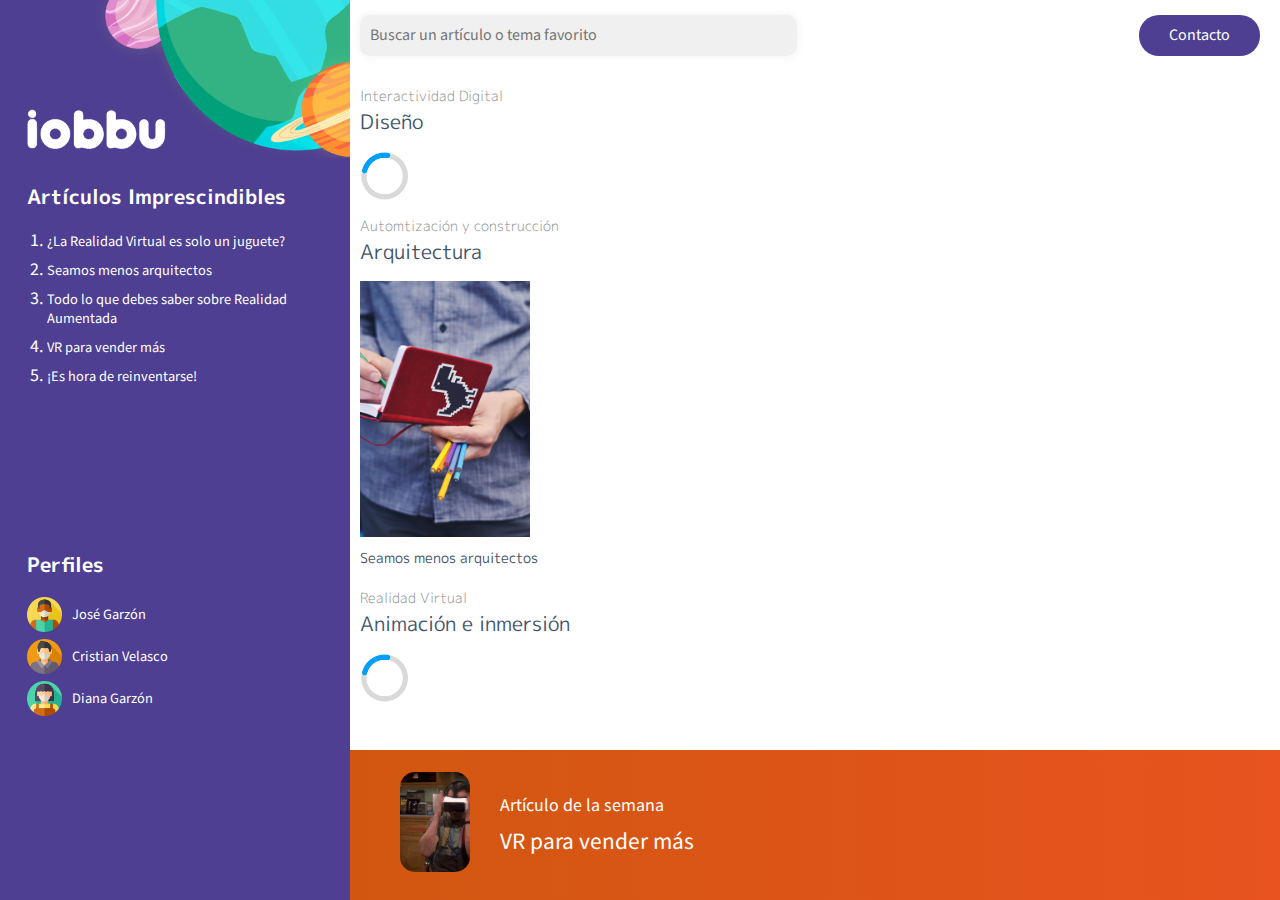
<file: index.html>
<!DOCTYPE html>
<html lang="en">
<head>
  <meta charset="UTF-8">
  <title>Catálogo iobbu</title>
  <meta name="viewport" content="width=device-width, initial-scale=1.0">
  <link href="https://fonts.googleapis.com/css2?family=M+PLUS+1p:wght@500&family=Mada:wght@400&display=swap" rel="stylesheet">
  <link rel="stylesheet" href="src/css/home.css" />
  <link rel="stylesheet" href="src/css/modal.css" />
</head>
<body>
  
  <!-- <input class="boton_datos_user-i" type="button" value="Contacto"  id="boton_user"/> -->
  
  
  

  <a class="boton_datos_user-i" href="#">
    <div>
      <p>Contácto</p>
    </div>
  </a>

  <a class="boton_datos_user-a" href="#">
    <div>
      <h2 class="featuring-title">Artículo de la semana</h2>
      <p class="featuring-album-h">VR para vender más</p>
    </div>
  </a>


  
  <section class="home search-active" id="home">
    <div class="home-sidebar">
      <div class="sidebar">
        <div class="logo">
          <figure class="logo-image">
            <img src="src/images/PlanetaTierra.png" alt="Catálogo de iobbu - articulos de diseño y arquitectura"/>
          </figure>
        </div>
        <div class="sidebarPlaylist">
          <h2 class="sidebarPlaylist-title">Artículos Imprescindibles </h2>
          <ol class="myPlaylist">
            <li class="myPlaylist-item">
              <a href="#">
                <span>
                  ¿La Realidad Virtual es solo un juguete?
                </span>
              </a>
            </li>
            <li class="myPlaylist-item">
              <a href="#">
                <span>
                  Seamos menos arquitectos
                </span>
              </a>
            </li>
            <li class="myPlaylist-item">
              <a href="#">
                <span>
                  Todo lo que debes saber sobre Realidad Aumentada
                </span>
              </a>
            </li>
            <li class="myPlaylist-item">
              <a href="#">
                <span>
                  VR para vender más
                </span>
              </a>
            </li>
            <li class="myPlaylist-item">
              <a href="#">
                <span>
                  ¡Es hora de reinventarse!
                </span>
              </a>
            </li>
            
          </ol>
        </div>
        <div class="sidebarPlaylist">
          <h2 class="sidebarPlaylist-title">Perfiles</h2>
          <ul class="playlistFriends">
            <li class="playlistFriends-item">
              <a href="#">
                <img src="src/images/Jose.png"/>
                <span>
                  José Garzón
                </span>
              </a>
            </li>
            <li class="playlistFriends-item">
              <a href="#">
                <img src="src/images/Cristian.png"/>
                <span>
                  Cristian Velasco
                </span>
              </a>
            </li>
            <li class="playlistFriends-item">
              <a href="#">
                <img src="src/images/Diana Garzon.png"/>
                <span>
                  Diana Garzón
                </span>
              </a>
            </li>
          </ul>
        </div>
        <div class="botton_close">
          <p class="boton_cerrar" id="boton-close">x</p>
        </div>
      </div>
      
    </div>
    <div class="home-primary">
      
        
        <div class="nav">
            <div class="navigator">
              <i class="burger-button" id="burger_b">
                <img src="src/images/menu.png">
              </i>

              <form action="" class="search" id="form">
                <input type="text" name="name" placeholder="Buscar un artículo o tema favorito"/>
              </form>
            </div>
          
          <div class="primary-user">
            
              <p>
                <input class="boton_datos_user" type="button" value="Contacto"  id="boton_user"/>
              </p>
          
          </div>

        </div>

        <div class="primary-list">
          <div class="primaryPlaylist">
            <h3 class="primaryPlaylist-topic">Interactividad Digital</h3>
            <h2 class="primaryPlaylist-title">Diseño</h2>
            <div class="primaryPlaylist-list" id="action">
              <img src="src/images/loader.gif" width="50" height="50" alt="">
            </div>
          </div>
          <div class="primaryPlaylist">
            <h3 class="primaryPlaylist-topic">Automtización y construcción</h3>
            <h2 class="primaryPlaylist-title">Arquitectura</h2>
            <div class="primaryPlaylist-list" id="drama">
              <div class="primaryPlaylistItem">
                <div class="primaryPlaylistItem-image">
                  <img src="src/images/covers/diversión-bitacora-vinotinto-colores.jpg">
                </div>
                <h4 class="primaryPlaylistItem-title">
                  Seamos menos arquitectos
                </h4>
              </div>
            </div>
          </div>
          <div class="primaryPlaylist">
            <h3 class="primaryPlaylist-topic">Realidad Virtual</h3>
            <h2 class="primaryPlaylist-title">Animación e inmersión</h2>
            <div class="primaryPlaylist-list" id="animation">
              <img src="src/images/loader.gif" width="50" height="50" alt="">
            </div>
          </div>
        </div>
     
    </div>
    <div class="home-featuring" id="featuring">
      <div class="featuring">
        <div class="featuring-image">
          <img src="src/images/covers/Sheldon con realidad Virtual susto.gif" width="70" height="100" alt="">
        </div>
        <div class="featuring-content">
          <p class="featuring-title">Artículo de la semana</p>
          <p class="featuring-album">VR para vender más</p>
        </div>
      </div>
    </div>
  
  </div>
  </section>
  <div class="overlay" id="overlay">
  </div>
  <div class="modal" id="modal">
    <h1>VR para vender más</h1>
    <div class="modal-content">
      <img src="src/images/covers/Sheldon con realidad Virtual susto.gif" alt="" width="170" height="256">
      <p>Con el mundo entero conectado en entornos sociales y digitales, se hablaba de que el nuevo marketing 
        estaba monopolizado por grandes compañías tecnológicas, lo cual, acaba con el marketing tradicional y local. 
        Pero hoy, se habla de un público más participativo, que exige nuevas formas de presentar un producto o servicio.
    </div>
    <div class="modal-buttons">
      <button class="modal-btn primary" id="hide-modal">Cerrar</button>
      <a href="#"><button class="modal-btn primary" id="hide-modal">Leer Artículo</button></a>
    </div>
  </div>
  <script src="https://cdnjs.cloudflare.com/ajax/libs/jquery/3.3.1/jquery.min.js"></script>
  <script src="src/js/home.js"></script>
</body>
</html>
</file>
<file: src/css/home.css>
/* Paleta color
azul = #4E3F92
Amarillo = #FCC772
Morado = #A79DB2
Morado Oscuro = #8D8199 */



.burger-button {
  width: 50px;
  height: 50px;
  border-radius: 50%;
  line-height: 50px;
  display: none;
  justify-content: center;
  text-align: center;
  align-items: center;
  color: #2A2C48;
  padding: 0 5px 0 0;
}

.burger-button img {
  width: 30px;
  height: 30px;

}

body {
  font-family: 'Mada', sans-serif;
  font-size: 18px;
  margin: 0;
  color: #2A2C48;
  margin: 0;
}

h1,
h2,
h3,
h4,
h5,
h6 {
    font-family: 'M PLUS 1p', sans-serif;
    font-size: 20px;

}

.nav {
  display: flex;
}

.navigator {
  display: flex;
  width: 60%;
  align-items: center;
}

/*home layout*/
.home {
  display: grid;
  height: 100vh;
  grid-template-columns: 350px 1fr;
  grid-template-rows: 1fr 0;
  grid-template-areas: "sidebar primary"
                       "sidebar featuring";
}
.home.search-active {
  grid-template-rows: 1fr 150px;
}

.home-sidebar {
  grid-area: sidebar;
}
.home-primary {
  grid-area: primary;
}
.home-featuring {
  grid-area: featuring;
  display: grid;
  
}
.home-featuring img {
  align-self: center;
  justify-self: center;
}

/*Sidebar*/
.sidebar {
  display: grid;
  grid-template-columns: 1fr;
  grid-template-rows: auto 1fr 1fr;
  background: #4E3F92;
  color: white;
  padding: 0 0 0 1.5em;
  box-sizing: border-box;
  height: 100vh;
  overflow: auto;
  transition: .3s;
}

/*Logo*/

.logo-image {
  margin: 0;
}
.logo-image img {
  max-width: 100%;
}

.logo-iobbu img {
  max-width: 50%;
}




/*myPlaylist*/

.myPlaylist {
  padding: 0 20px;
}

.myPlaylist-item a {
  color: white;
  text-decoration: none;
  font-size: .8em;
  display: block;
  margin-bottom: 7px;
}
.myPlaylist-item:last-child a {
  margin-bottom: 0;
}


.myPlaylist-item a:hover {
  text-decoration: underline;
}

/*playlistFriends*/

.playlistFriends {
  padding: 0;

}

.playlistFriends-item {
  color: white;
}

.playlistFriends-item {
  display: block;
  margin-bottom: 7px;
  font-size: .8em;
}
.playlistFriends-item a {
  display: flex;
  align-items: center;
  color: white;
  text-decoration: none;
}
.playlistFriends-item:hover a {
  text-decoration: underline;
}

.playlistFriends-item img {
  width: 35px;
  height: 35px;
  margin-right: 10px;
}


.playlistFriends-item span {
  display: inline-flex;
}


.home-primary {
  display: block;

  padding: 0 10px;
  overflow: auto;
}



.search input {
  background: #f0f0f0;
  font-family: 'Mada', sans-serif;
  padding: 10px;
  border-radius: 10px;
  font-size: 16px;
  width: 100%;
  border: none;
  box-shadow: 0 0 10px #f0f0f0;
  box-sizing: border-box;;
}

.search {

  width: 80%;

}

.primary-user {
  width: 40%;
  margin: 5px 0;
}

.primary-user p {
  text-align: end;
  margin-block-start: 0em;
  margin-block-end: 0em;
}

.boton_datos_user-i {
  position: fixed;
  text-decoration: none;
  bottom: 0;
  right: 0;
  background: #4E3F92;
  color: white;
  border-radius: 30px 0 0 0;
  padding: 2px 20px;
  font-family: 'Mada', sans-serif;
  font-size: 14px;
  border-style: none;
  display: none;
}

.boton_datos_user-a {
  position: fixed;
  text-decoration: none;
  bottom: 0;
  left: 0;
  background: linear-gradient(to right, rgb(209, 87, 16), #E8531F);
  color: white;
  border-radius: 0 30px 0 0;
  padding: 2px 20px;
  font-family: 'Mada', sans-serif;
  font-size: 12px;
  border-style: none;
  display: none;
}

/* .boton_datos_user-i {
  position: fixed;
  top: 90vh;
  left: 80vw;
  display: none;
} */

.boton_datos_user {
  margin-left: 10px;
  background: #4E3F92;
  color: white;
  border-radius: 20px;
  padding: 10px 30px;
  font-family: 'Mada', sans-serif;
  font-size: 16px;
  transition: .2s;
  border-style: none;
  margin: 10px;
}

.boton_datos_user:active {
  transform: scale(.9);
}

.user p {
  display: flex;
  align-items: center;
  font-weight: 300;
  margin: 0;
}
.user img {
  width: 45px;
  height: 45px;
  object-fit: cover;
  border-radius: 50%;
  margin-right: 10px;
}

.primary-list {
  grid-area: list;
  overflow: auto;
}
.primaryPlaylist-topic {
  margin: 15px 0 0;
  color: #888B8E;
  font-size: 14px;
  font-weight: 300;
}
.primaryPlaylist-title {
  margin: 0 0 15px;
  color: #3F546C;
  font-size: 20px;
  font-weight: 400;
}
.primaryPlaylist-list {
  display: flex;
  overflow: auto;
}

.primaryPlaylist-list .primaryPlaylistItem {
  margin-right: 10px;
}

.primaryPlaylistItem {
  cursor: pointer;
  transition: .3s;
  /*border: 1px solid blue;*/
}
/*.primaryPlaylistItem:hover {
  transform: scale(1.1)
}
*/


.primaryPlaylistItem img {
  width: 170px;
  height: 256px;
  object-fit: cover;
}
.primaryPlaylistItem-title {
  margin: 5px 0;
  color: #44546B;
  font-size: 14px;
  font-weight: normal;
}


.featuring {
  background: linear-gradient(to right, rgb(209, 87, 16), #E8531F);
  display: flex;
  height: 100%;
  align-items: center;
  padding-left: 50px;
  color: white;
  
}

.featuring-image {
  margin-right: 20px;
  object-fit: cover;
}

.featuring-image img {
  border-radius: 15px;
  object-fit: cover;
}

.featuring-title {
  margin: 10px;
}
.featuring-album {
  font-size: 1.3em;
  margin: 10px;
}


.fadeIn {
  animation: 1000ms fadeIn;
}

.botton_close {
  display: none;
}

/* .home-primary.is-active {
  filter: blur(6px);
} */

.homes.is-active {
  filter: blur(6px);
}

@keyframes fadeIn {
  0% {
    opacity: 0;
  }

  100% {
    opacity: 1;
  }
}


@media screen and (max-width: 767px) {
    
  .burger-button {
      display: flex;
      z-index: 2;
      align-items: center;
  }


  .sidebar {
      display: none;
      position: fixed;
      background: #4e3f92d7;
      
      z-index: 1;
      top: 0;
      left: -50vw;
      bottom: 0;
      width: 50vw;
      height: 100vh;
      align-items: center;
      justify-content: center;
      transition: .3s;
      
      }

  .sidebar.is-active{
        display: block;
        left: 0;
        transition: .3s;
        }
  

    .home {
        display: block;
    }



    .featuring {
    padding-top: 20px;
    padding-bottom: 20px;
    border-radius: 30px 30px 0 0;
    }
  

  .botton_close {
    display: flex;
    justify-content: center;
    padding: 50px;
    transition: .2s; 
  }

  .boton_cerrar {
      
      color: #4E3F92;
      background: #FED57E;
      border-radius: 20px;
      padding: 5px 14px;
      font-family: 'M PLUS 1p', sans-serif;
      font-size: 20px;
      text-transform: uppercase;
      border-style: none;
      transition: .2s;
      
    }

    .botton_close:active {
      transform: scale(.9);
    }


  
  }

  @media screen and (max-width: 480px) {

    .sidebar {
      display: none;
      position: fixed;
      background: #4e3f92d7;
      
      z-index: 1;
      top: 0;
      left: -100vw;
      bottom: 0;
      width: 100vw;
      height: 100vh;
      align-items: center;
      justify-content: center;
      transition: .3s;
      
      }

  .sidebar.is-active{
        display: block;
        left: 0;
        transition: .3s;
        }

  .home-primary.is-active {
    filter: blur(6px);
  }

  .featuring {

    display: none;
    
  }


  .primary-user{
    display: none;
  }

  .nav {
    padding-top: 5px ;
  }

  .navigator {
    width: 100%;
  }

  .boton_datos_user-i{
    display: flex;
  }

  .boton_datos_user-a{
    display: flex;
  }

  
  .featuring-title {
    margin-left: 0;
  }
 
}

@media screen and (max-width: 320px) {

  .featuring-title {
    font-size: 1rem;
  }

  .featuring-album {
    font-size: 1.2rem;
  }

  .featuring {

    padding-bottom: 30px;

    
  }

}
</file>
<file: src/css/modal.css>
.modal-btn {
  text-align: center;
  padding: .6em .8em .8em;
  border: none;
  color: white;
  background: lightgray;
  margin: 5px;
  border-radius: 15px;
  cursor: pointer;
  box-shadow: inset 0 -.2em rgba(0,0,0, .2);
  outline: 0;
  transition: .2s;
  will-change: transform;
}
.modal-btn.primary {
  background: #4E3F92;
}
.modal-btn.warning {
  background: #ff463b;
}

.modal-btn:active {
  transform: scale(.9);
}

.overlay {
  background: rgba(0,0,0,.5);
  position: fixed;
  left: 0;
  right: 0;
  top: 0;
  bottom: 0;
  display: flex;
  align-items: center;
  justify-content: center;
  /*transition: 300s ease-in;*/
  /*opacity: 0;*/
  /*visibility: hidden;*/
  display: none;
}
.overlay.active {
  /*opacity: 1;*/
  /*visibility: visible;*/
  display: flex;
}
.modal {

  width: 600px;
  background: rgb(243, 243, 243);
  padding: 3em;
  border-radius: 40px;
  text-align: center;
  z-index: 2;
  transform: translateY(-3000px);
  position: absolute;
  left: 0;
  right: 0;
  top: 0;
  bottom: 0;
  margin: auto;
  height: 400px;
  overflow: auto;
  display: flex;
  justify-content: center;
  flex-direction: column;
}

.modal-content {
  display: flex;
}

.modal-content img {
  width: 170px;
  height: 256px;
  object-fit: cover;
  margin-right: 15px;
  border-radius: 20px;
}
.modal-content p {
  text-align: left;
  margin-left: 15px;

}

.modal-buttons {
  display: flex;
  justify-content: flex-end;
}
/*@keyframes animationIn {*/
@keyframes modalIn {
  0% {
    transform: translateY(-3000px);
  }
  60% {
    transform: translateY(25px);
  }
  75% {
    transform: translateY(-10px);
  }
  90% {
    transform: translateY(5px);
  }
  100% {
    transform: translateY(0px);
  }
}

/*@keyframes animationOut {*/
@keyframes modalOut {
  0% {
    transform: translateY(5px);
  }
  60% {
    transform: translateY(-10px);
  }
  75% {
    transform: translateY(25px);
  }
  100% {
    transform: translateY(-3000px);
  }
}

@media screen and (max-width: 767px) {

  .modal {

    max-width: 70vw;
    padding: 2em;
    height: 80vh;
    overflow: auto;
    display: flex;
    justify-content: center;
    flex-direction: column;
  }

  .modal-content p {
    font-size: 0.8em;
  
  }

  .modal-content img {
    width: 150px;
    height: 150px;
    object-fit: cover;
    margin-right: 0;
    border-radius: 20px;
  }
  

}

@media screen and (max-width: 480px) {

  .modal-content {
    display: block;
  }

  .modal {

    height: 80vh;

  }
  .modal-buttons {
    
    justify-content: center;
  }

}

@media screen and (max-width: 320px) {

  .modal-content {
    display: block;
  }

  .modal {

    height: 70vh;
    padding: 1.2em;

  }

  .modal-content p {
    font-size: 0.65em;
    text-align: center;
  
  }

  .modal-content img {
    width: 100px;
    height: 100px;
    object-fit: cover;
    border-radius: 20px;
  }
  

}
</file>
